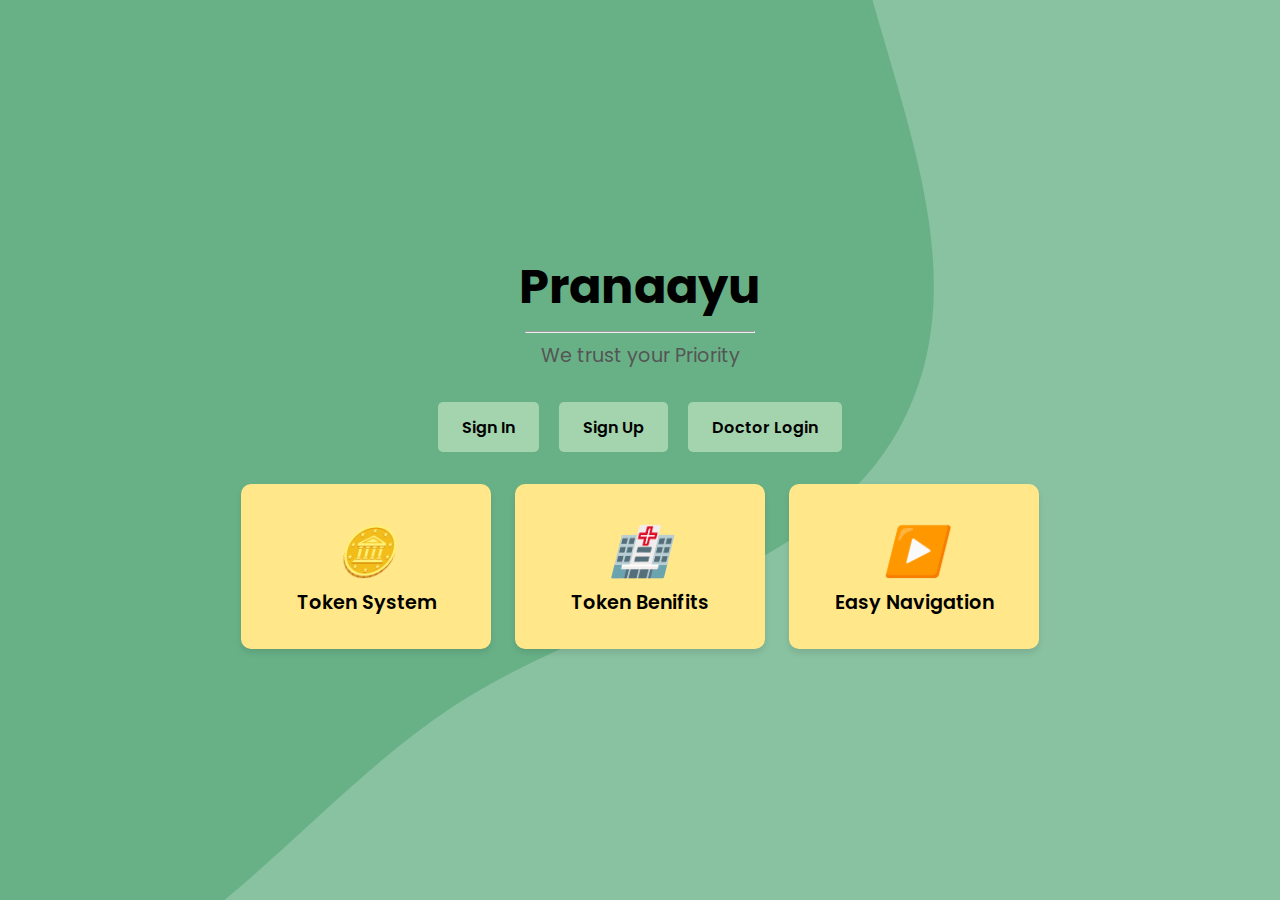
<file: index.html>
<!DOCTYPE html>
<html lang="en">
<head>
  <meta charset="UTF-8">
  <meta name="viewport" content="width=device-width, initial-scale=1.0">
  <title>Pranaayu</title>
  <link rel="stylesheet" href="assets/styles/styles.css">
  <script src="assets/script/script.js" ></script>
  <link href="https://fonts.googleapis.com/css2?family=Poppins:wght@400;600;700&display=swap" rel="stylesheet">
</head>
<body>
  <div class="container">
    <h1>Pranaayu</h1>
    <hr class="divider" />
    <p class="subtitle">We trust your Priority</p>
    <div class="buttons">
      <button class="btn" onClick="window.open('login.html')">Sign In</button>
      <button class="btn" onClick="window.open('signup.html')">Sign Up</button>
      <button class="btn" onClick="window.open('doctorlogin.html')">Doctor Login</button>
    </div>
    <div class="features">
      <div class="feature-card">
        <i class="icon">🪙</i>
        <h2>Token System</h2>
      </div>
      <div class="feature-card">
        <i class="icon">🏥</i>
        <h2>Token Benifits</h2>
      </div>
      <div class="feature-card">
        <i class="icon">▶️</i>
        <h2>Easy Navigation</h2>
      </div>
    </div>
  </div>
  
</body>
</html>
</file>
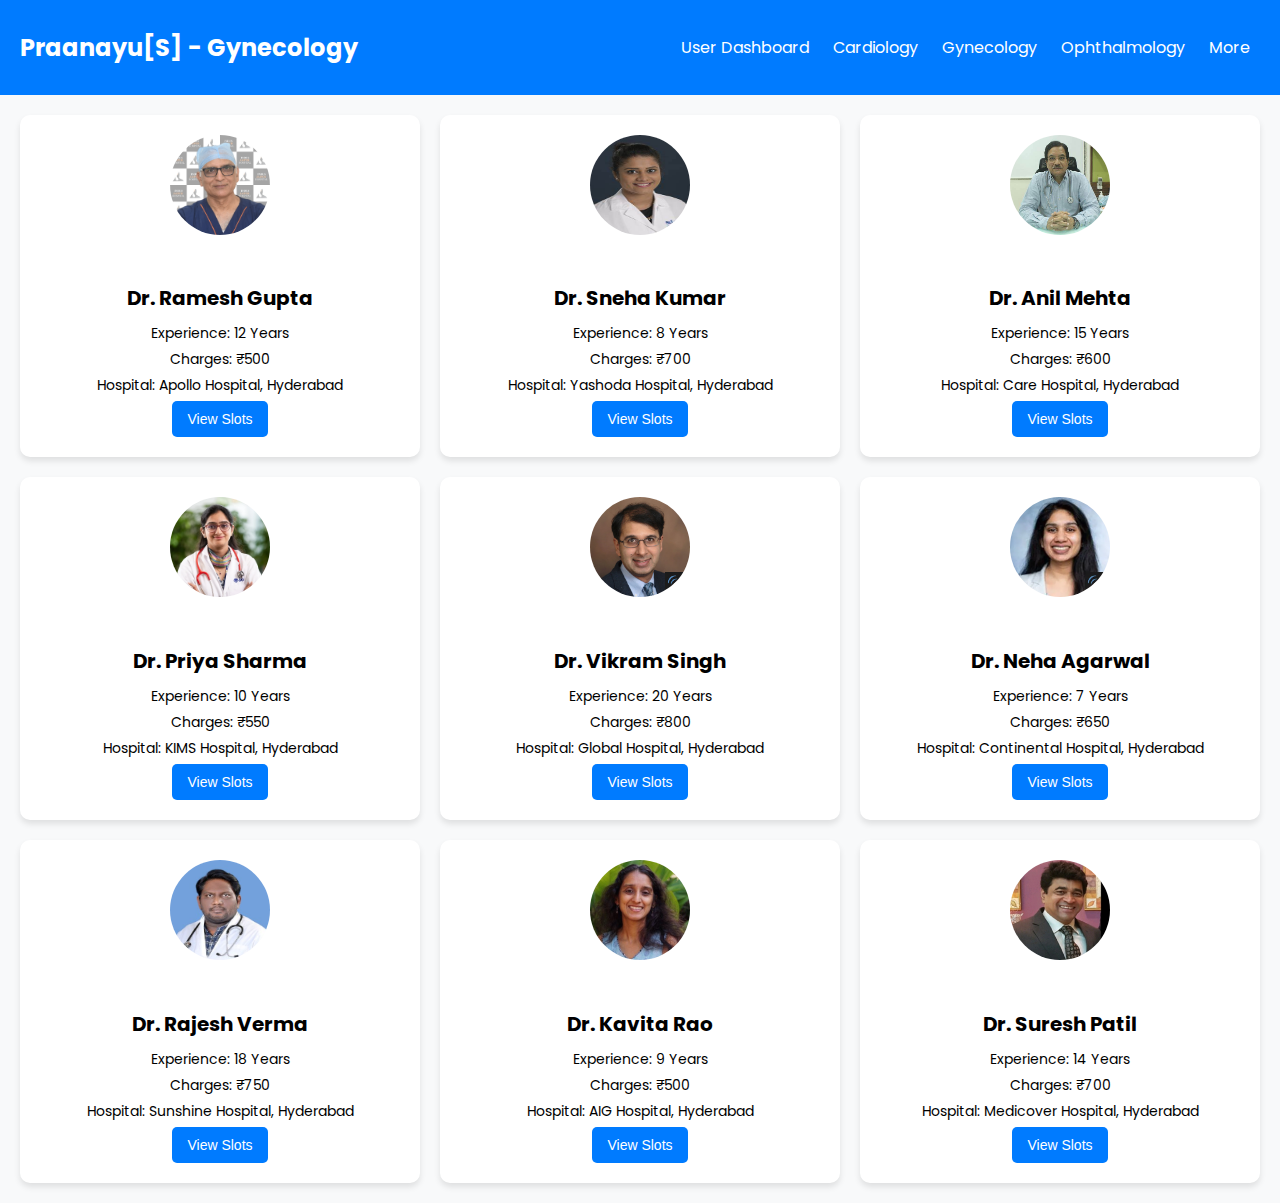
<file: cardiology.html>
<!DOCTYPE html>
<html lang="en">
<head>
    <meta charset="UTF-8">
    <meta name="viewport" content="width=device-width, initial-scale=1.0">
    <link href="https://fonts.googleapis.com/css2?family=Poppins:wght@400;600;700&display=swap" rel="stylesheet">
    <link rel="stylesheet" href="assets/styles/specialisations.css">
    <title>Cardiology</title>
</head>
<body>
    <div class="navbar">
        <h2>Praanayu[S] - Gynecology</h2>
        <div>
            <a href="userdashboard.html">User Dashboard</a>
            <a href="cardiology.html">Cardiology</a>
            <a href="gynecology.html">Gynecology</a>
            <a href="ophthalmology.html">Ophthalmology</a>
            <a href="benifits.html">More</a>
        </div>
    </div>
    <div class="container">
        <!-- Replace with dynamically generated cards -->
        <div class="card">
            <img src="assets/images/doc1.jpg" alt="Doctor Image">
            <h4>Dr. Ramesh Gupta</h4>
            <p>Experience: 12 Years</p>
            <p>Charges: ₹500</p>
            <p>Hospital: Apollo Hospital, Hyderabad</p>
            <button onclick="redirectToSlot('Dr. Ramesh Gupta')">View Slots</button>
        </div>
        <div class="card">
            <img src="assets/images/doc2.jpg" alt="Doctor Image">
            <h4>Dr. Sneha Kumar</h4>
            <p>Experience: 8 Years</p>
            <p>Charges: ₹700</p>
            <p>Hospital: Yashoda Hospital, Hyderabad</p>
            <button onclick="redirectToSlot('Dr. Sneha Kumar')">View Slots</button>
        </div>
        <div class="card">
            <img src="assets/images/doc3.jpg" alt="Doctor Image">
            <h4>Dr. Anil Mehta</h4>
            <p>Experience: 15 Years</p>
            <p>Charges: ₹600</p>
            <p>Hospital: Care Hospital, Hyderabad</p>
            <button onclick="redirectToSlot('Dr. Anil Mehta')">View Slots</button>
        </div>
        <div class="card">
            <img src="assets/images/doc4.webp" alt="Doctor Image">
            <h4>Dr. Priya Sharma</h4>
            <p>Experience: 10 Years</p>
            <p>Charges: ₹550</p>
            <p>Hospital: KIMS Hospital, Hyderabad</p>
            <button onclick="redirectToSlot('Dr. Priya Sharma')">View Slots</button>
        </div>
        <div class="card">
            <img src="assets/images/doc5.jpg" alt="Doctor Image">
            <h4>Dr. Vikram Singh</h4>
            <p>Experience: 20 Years</p>
            <p>Charges: ₹800</p>
            <p>Hospital: Global Hospital, Hyderabad</p>
            <button onclick="redirectToSlot('Dr. Vikram Singh')">View Slots</button>
        </div>
        <div class="card">
            <img src="assets/images/doc6.jpg" alt="Doctor Image">
            <h4>Dr. Neha Agarwal</h4>
            <p>Experience: 7 Years</p>
            <p>Charges: ₹650</p>
            <p>Hospital: Continental Hospital, Hyderabad</p>
            <button onclick="redirectToSlot('Dr. Neha Agarwal')">View Slots</button>
        </div>
        <div class="card">
            <img src="assets/images/doc8.jpg" alt="Doctor Image">
            <h4>Dr. Rajesh Verma</h4>
            <p>Experience: 18 Years</p>
            <p>Charges: ₹750</p>
            <p>Hospital: Sunshine Hospital, Hyderabad</p>
            <button onclick="redirectToSlot('Dr. Rajesh Verma')">View Slots</button>
        </div>
        <div class="card">
            <img src="assets/images/doc7.jpg" alt="Doctor Image">
            <h4>Dr. Kavita Rao</h4>
            <p>Experience: 9 Years</p>
            <p>Charges: ₹500</p>
            <p>Hospital: AIG Hospital, Hyderabad</p>
            <button onclick="redirectToSlot('Dr. Kavita Rao')">View Slots</button>
        </div>
        <div class="card">
            <img src="assets/images/doc9.jpg" alt="Doctor Image">
            <h4>Dr. Suresh Patil</h4>
            <p>Experience: 14 Years</p>
            <p>Charges: ₹700</p>
            <p>Hospital: Medicover Hospital, Hyderabad</p>
            <button onclick="redirectToSlot('Dr. Suresh Patil')">View Slots</button>
        </div>
        <!-- <div class="card">
            <img src="images/doctor10.jpg" alt="Doctor Image">
            <h4>Dr. Anjali Desai</h4>
            <p>Experience: 11 Years</p>
            <p>Charges: ₹600</p>
            <p>Hospital: Rainbow Hospital, Hyderabad</p>
            <button onclick="redirectToSlot('Dr. Anjali Desai')">View Slots</button>
        </div>
        <div class="card">
            <img src="images/doctor11.jpg" alt="Doctor Image">
            <h4>Dr. Manish Kapoor</h4>
            <p>Experience: 16 Years</p>
            <p>Charges: ₹800</p>
            <p>Hospital: Star Hospital, Hyderabad</p>
            <button onclick="redirectToSlot('Dr. Manish Kapoor')">View Slots</button>
        </div>
        <div class="card">
            <img src="images/doctor12.jpg" alt="Doctor Image">
            <h4>Dr. Pooja Nair</h4>
            <p>Experience: 5 Years</p>
            <p>Charges: ₹550</p>
            <p>Hospital: Apollo Hospital, Hyderabad</p>
            <button onclick="redirectToSlot('Dr. Pooja Nair')">View Slots</button>
        </div> -->
    </div>

    <script>
        function redirectToSlot(doctorName) {
            localStorage.setItem('selectedDoctor', doctorName);
            window.location.href = "slot_timings.html";
        }
    </script>
</body>
</html>
</file>
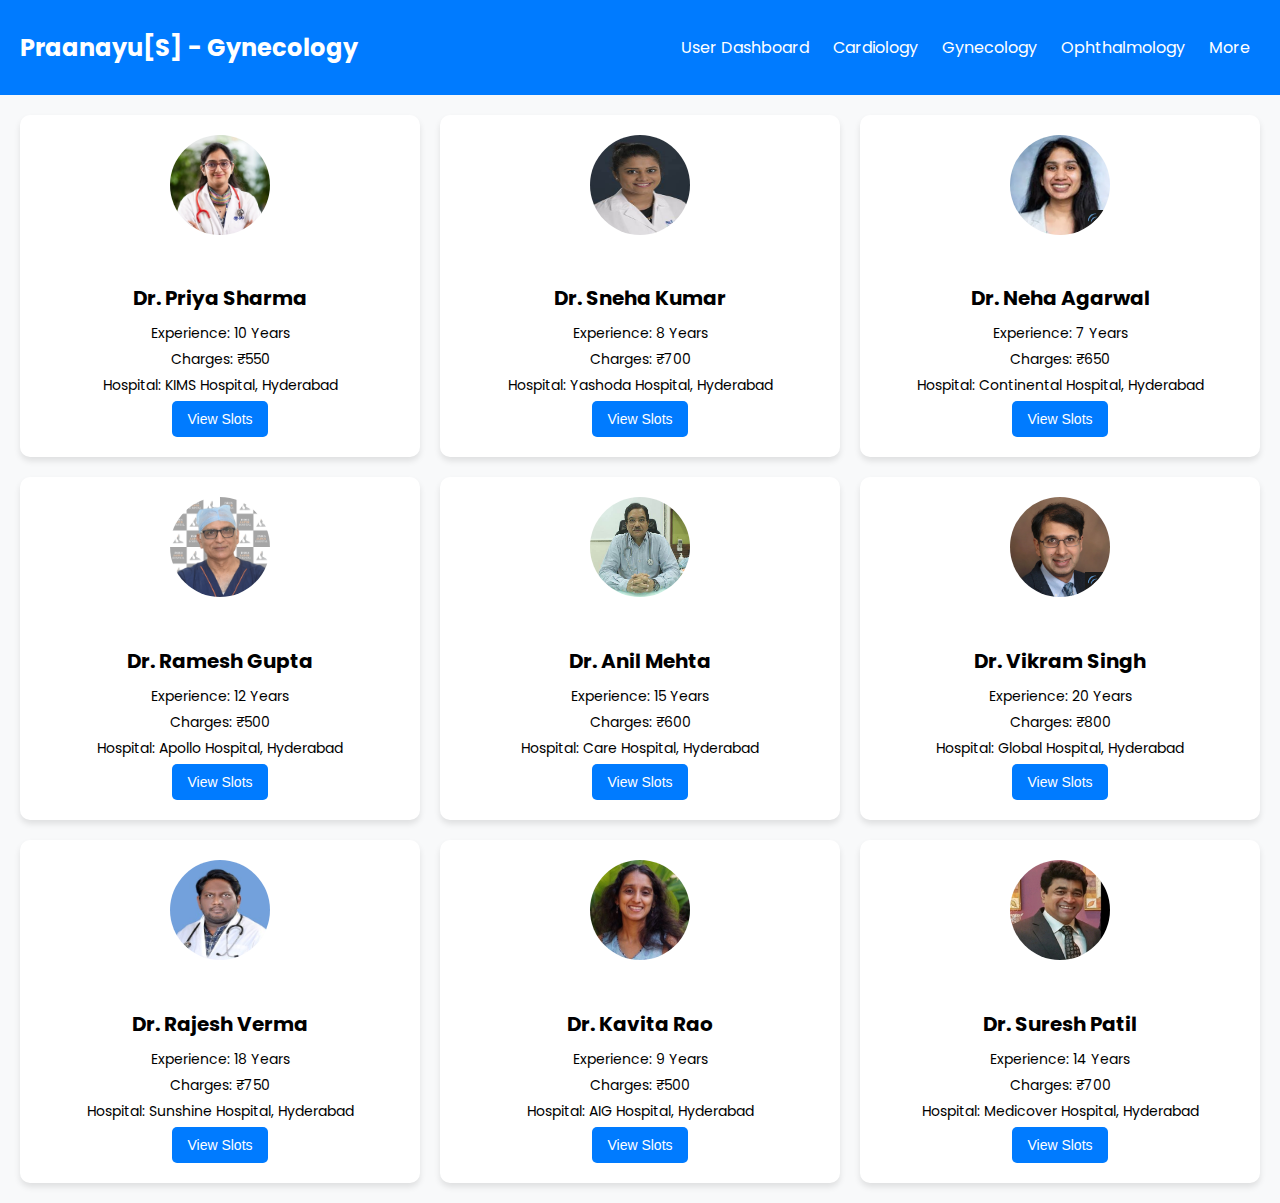
<file: gynecology.html>
<!DOCTYPE html>
<html lang="en">
<head>
    <meta charset="UTF-8">
    <meta name="viewport" content="width=device-width, initial-scale=1.0">
    <link href="https://fonts.googleapis.com/css2?family=Poppins:wght@400;600;700&display=swap" rel="stylesheet">
    <link rel="stylesheet" href="assets/styles/specialisations.css">
    <title>Gynecology</title>
</head>
<body>
    <div class="navbar">
        <h2>Praanayu[S] - Gynecology</h2>
        <div>
            <a href="userdashboard.html">User Dashboard</a>
            <a href="cardiology.html">Cardiology</a>
            <a href="gynecology.html">Gynecology</a>
            <a href="ophthalmology.html">Ophthalmology</a>
            <a href="benifits.html">More</a>
        </div>
    </div>
    <div class="container">
        <!-- Replace with dynamically generated cards -->
        <div class="card">
            <img src="assets/images/doc4.webp" alt="Doctor Image">
            <h4>Dr. Priya Sharma</h4>
            <p>Experience: 10 Years</p>
            <p>Charges: ₹550</p>
            <p>Hospital: KIMS Hospital, Hyderabad</p>
            <button onclick="redirectToSlot('Dr. Priya Sharma')">View Slots</button>
        </div>
        <div class="card">
            <img src="assets/images/doc2.jpg" alt="Doctor Image">
            <h4>Dr. Sneha Kumar</h4>
            <p>Experience: 8 Years</p>
            <p>Charges: ₹700</p>
            <p>Hospital: Yashoda Hospital, Hyderabad</p>
            <button onclick="redirectToSlot('Dr. Sneha Kumar')">View Slots</button>
        </div>
        <div class="card">
            <img src="assets/images/doc6.jpg" alt="Doctor Image">
            <h4>Dr. Neha Agarwal</h4>
            <p>Experience: 7 Years</p>
            <p>Charges: ₹650</p>
            <p>Hospital: Continental Hospital, Hyderabad</p>
            <button onclick="redirectToSlot('Dr. Neha Agarwal')">View Slots</button>
        </div>
        <div class="card">
            <img src="assets/images/doc1.jpg" alt="Doctor Image">
            <h4>Dr. Ramesh Gupta</h4>
            <p>Experience: 12 Years</p>
            <p>Charges: ₹500</p>
            <p>Hospital: Apollo Hospital, Hyderabad</p>
            <button onclick="redirectToSlot('Dr. Ramesh Gupta')">View Slots</button>
        </div>
        <div class="card">
            <img src="assets/images/doc3.jpg" alt="Doctor Image">
            <h4>Dr. Anil Mehta</h4>
            <p>Experience: 15 Years</p>
            <p>Charges: ₹600</p>
            <p>Hospital: Care Hospital, Hyderabad</p>
            <button onclick="redirectToSlot('Dr. Anil Mehta')">View Slots</button>
        </div>
        <div class="card">
            <img src="assets/images/doc5.jpg" alt="Doctor Image">
            <h4>Dr. Vikram Singh</h4>
            <p>Experience: 20 Years</p>
            <p>Charges: ₹800</p>
            <p>Hospital: Global Hospital, Hyderabad</p>
            <button onclick="redirectToSlot('Dr. Vikram Singh')">View Slots</button>
        </div>
        <div class="card">
            <img src="assets/images/doc8.jpg" alt="Doctor Image">
            <h4>Dr. Rajesh Verma</h4>
            <p>Experience: 18 Years</p>
            <p>Charges: ₹750</p>
            <p>Hospital: Sunshine Hospital, Hyderabad</p>
            <button onclick="redirectToSlot('Dr. Rajesh Verma')">View Slots</button>
        </div>
        <div class="card">
            <img src="assets/images/doc7.jpg" alt="Doctor Image">
            <h4>Dr. Kavita Rao</h4>
            <p>Experience: 9 Years</p>
            <p>Charges: ₹500</p>
            <p>Hospital: AIG Hospital, Hyderabad</p>
            <button onclick="redirectToSlot('Dr. Kavita Rao')">View Slots</button>
        </div>
        <div class="card">
            <img src="assets/images/doc9.jpg" alt="Doctor Image">
            <h4>Dr. Suresh Patil</h4>
            <p>Experience: 14 Years</p>
            <p>Charges: ₹700</p>
            <p>Hospital: Medicover Hospital, Hyderabad</p>
            <button onclick="redirectToSlot('Dr. Suresh Patil')">View Slots</button>
        </div>
        <!-- <div class="card">
            <img src="images/doctor10.jpg" alt="Doctor Image">
            <h4>Dr. Anjali Desai</h4>
            <p>Experience: 11 Years</p>
            <p>Charges: ₹600</p>
            <p>Hospital: Rainbow Hospital, Hyderabad</p>
            <button onclick="redirectToSlot('Dr. Anjali Desai')">View Slots</button>
        </div>
        <div class="card">
            <img src="images/doctor11.jpg" alt="Doctor Image">
            <h4>Dr. Manish Kapoor</h4>
            <p>Experience: 16 Years</p>
            <p>Charges: ₹800</p>
            <p>Hospital: Star Hospital, Hyderabad</p>
            <button onclick="redirectToSlot('Dr. Manish Kapoor')">View Slots</button>
        </div>
        <div class="card">
            <img src="images/doctor12.jpg" alt="Doctor Image">
            <h4>Dr. Pooja Nair</h4>
            <p>Experience: 5 Years</p>
            <p>Charges: ₹550</p>
            <p>Hospital: Apollo Hospital, Hyderabad</p>
            <button onclick="redirectToSlot('Dr. Pooja Nair')">View Slots</button>
        </div> -->
    </div>

    <script>
        function redirectToSlot(doctorName) {
            localStorage.setItem('selectedDoctor', doctorName);
            window.location.href = "slot_timings.html";
        }
    </script>
</body>
</html>
</file>
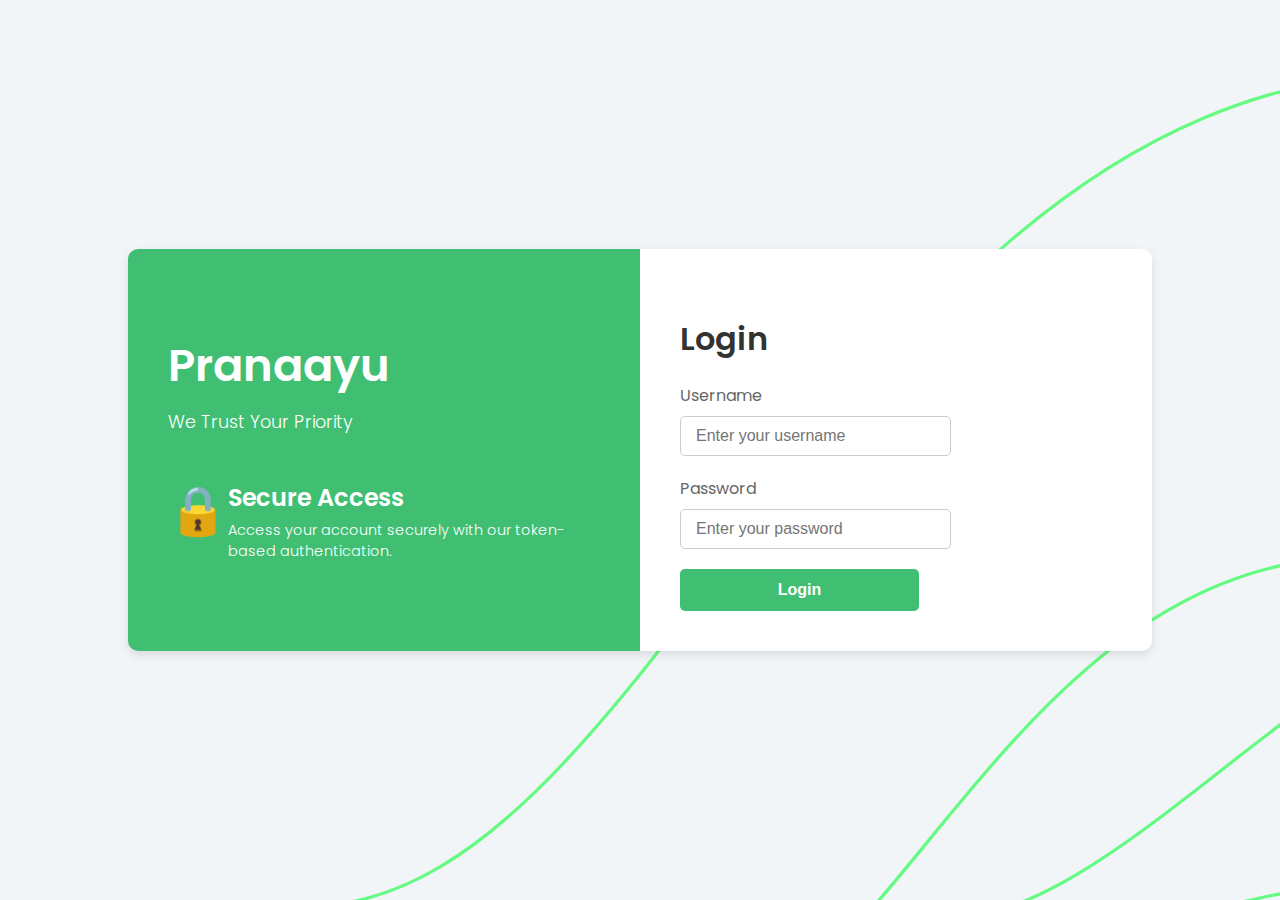
<file: login.html>
<!DOCTYPE html>
<html lang="en">
<head>
    <meta charset="UTF-8">
    <meta name="viewport" content="width=device-width, initial-scale=1.0">
    <title>Pranaayu - Login</title>
    <link href="https://fonts.googleapis.com/css2?family=Poppins:wght@300;400;600&display=swap" rel="stylesheet">
    <link rel="stylesheet" href="assets/styles/login.css">
    <script>
        // Function to check if all fields are filled
        function checkFields() {
            const username = document.getElementById("username").value;
            const password = document.getElementById("password").value;
            const loginButton = document.getElementById("loginBtn");
            // Enable the button if both fields are filled
            if (username && password) {
                loginButton.disabled = false;
            } else {
                loginButton.disabled = true;
            }
        }
    </script>
</head>
<body>
    <div class="container">
        <div class="left">
            <h1>Pranaayu</h1>
            <p>We Trust Your Priority</p>
            <div class="feature">
                <div class="icon">
                    <p style="font-size: 48px;">🔒</p>
                </div>
                <div class="text">
                    <h2>Secure Access</h2>
                    <p>Access your account securely with our token-based authentication.</p>
                </div>
            </div>
        </div>
        <div class="right">
            <form action="#" method="post">
                <h2>Login</h2>
                <div class="input-group">
                    <label for="username">Username</label>
                    <input type="text" id="username" name="username" placeholder="Enter your username" required oninput="checkFields()">
                </div>
                <div class="input-group">
                    <label for="password">Password</label>
                    <input type="password" id="password" name="password" placeholder="Enter your password" required oninput="checkFields()">
                </div>
                <button type="button" class="btn" id="loginBtn" onclick="window.open('userdashboard.html')" disabled>Login</button>
            </form>
        </div>
    </div>
</body>
</html>
</file>
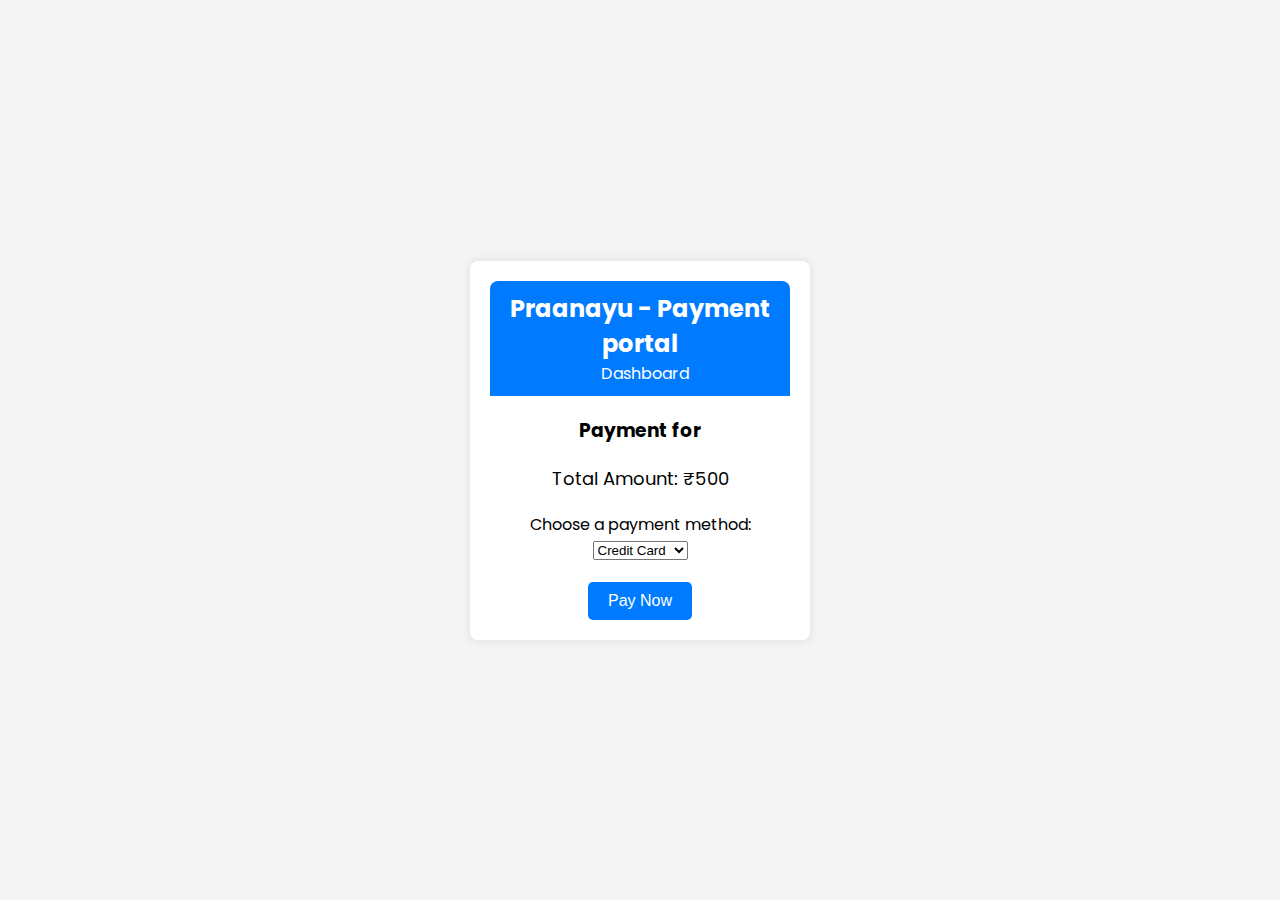
<file: payment.html>
<!DOCTYPE html>
<html lang="en">
<head>
    <meta charset="UTF-8">
    <meta name="viewport" content="width=device-width, initial-scale=1.0">
    <title>Payment</title>
    <link href="https://fonts.googleapis.com/css2?family=Poppins:wght@400;600&display=swap" rel="stylesheet">
    <style>
        body {
            font-family: 'Poppins', sans-serif;
            display: flex;
            justify-content: center;
            align-items: center;
            height: 100vh;
            margin: 0;
            background-color: #f4f4f4;
        }
        .container {
            background: #fff;
            padding: 20px;
            border-radius: 8px;
            box-shadow: 0 0 10px rgba(0, 0, 0, 0.1);
            text-align: center;
            width: 300px;
        }
        .navbar {
            background-color: #007bff;
            color: white;
            padding: 10px;
            text-align: center;
            border-radius: 8px 8px 0 0;
        }
        .navbar h2 {
            margin: 0;
        }
        .navbar a {
            color: white;
            text-decoration: none;
            margin-left: 10px;
        }
        h3 {
            margin: 20px 0;
        }
        p {
            font-size: 18px;
            margin: 10px 0;
        }
        button {
            background-color: #007bff;
            color: white;
            border: none;
            padding: 10px 20px;
            border-radius: 5px;
            cursor: pointer;
            font-size: 16px;
        }
        button:hover {
            background-color: #0056b3;
        }
        .payment-method {
            margin: 20px 0;
        }
    </style>
</head>
<body>
    <div class="container">
        <div class="navbar">
            <h2>Praanayu - Payment portal</h2>
            <a href="userdashboard.html">Dashboard</a>
        </div>
        <h3>Payment for <span id="doctorName"></span></h3>
        <p>Total Amount: ₹<span id="amount"></span></p>
        <div class="payment-method">
            <label for="paymentMethod">Choose a payment method:</label>
            <select id="paymentMethod">
                <option value="creditCard">Credit Card</option>
                <option value="debitCard">Debit Card</option>
                <option value="netBanking">Net Banking</option>
                <option value="upi">UPI</option>
            </select>
        </div>
        <button onclick="generateToken()">Pay Now</button>
    </div>

    <script>
        document.getElementById('doctorName').textContent = localStorage.getItem('selectedDoctor');
        document.getElementById('amount').textContent = "500"; // Fetch dynamically
        function generateToken() {
            window.location.href = "token.html";
        }
    </script>
</body>
</html>
</file>
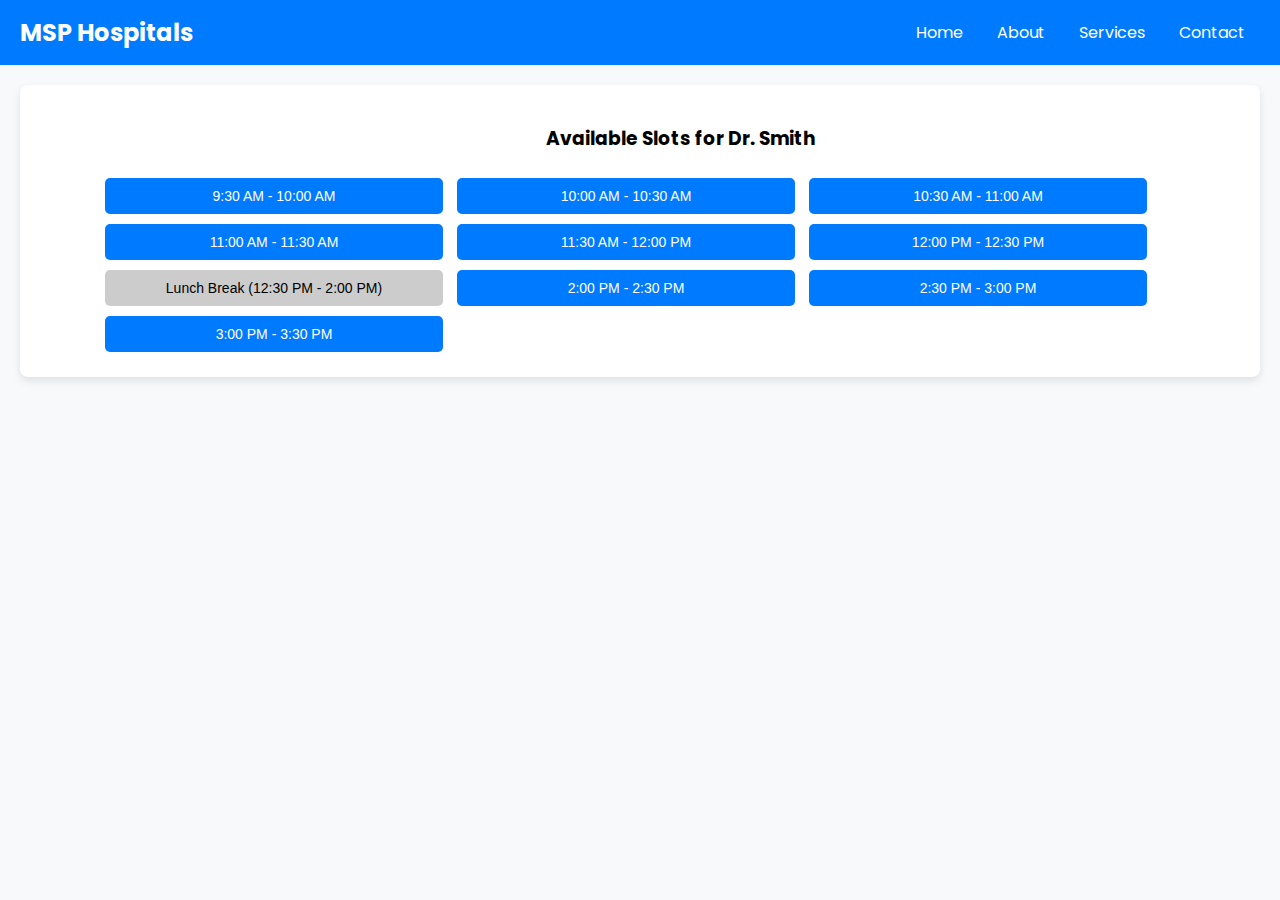
<file: slot_timings.html>
<!DOCTYPE html>
<html lang="en">
<head>
    <meta charset="UTF-8">
    <meta name="viewport" content="width=device-width, initial-scale=1.0">
    <link href="https://fonts.googleapis.com/css2?family=Poppins:wght@400;600;700&display=swap" rel="stylesheet">
    <title>MSP Hospitals - Slots</title>
    <style>
        body {
            font-family: 'Poppins', sans-serif;
            margin: 0;
            padding: 0;
            background-color: #f8f9fa;
        }

        /* Navbar styling */
        .navbar {
            background-color: #007bff;
            color: white;
            padding: 15px 20px;
            display: flex;
            justify-content: space-between;
            align-items: center;
        }
        .navbar h2 {
            margin: 0;
            font-size: 24px;
        }
        .navbar a {
            color: white;
            text-decoration: none;
            font-size: 16px;
            margin: 0 15px;
        }
        .navbar a:hover {
            text-decoration: underline;
        }

        /* Layout styling */
        .main-container {
            display: flex;
            margin: 20px;
            gap: 20px;
        }

        /* Slots section styling */
        .slots-container {
            flex: 1;
            background: white;
            box-shadow: 0 4px 8px rgba(0, 0, 0, 0.1);
            border-radius: 8px;
            padding: 20px;
            align-content: center;
            padding-right: 0px;
            padding-left: 80px;
        }
        .slots-container h3 {
            margin-bottom: 20px;
            text-align: center;
        }
        .slot-button {
            display: inline-block;
            width: calc(30% - 10px);
            margin: 5px;
            padding: 10px;
            background-color: #007bff;
            color: white;
            border: none;
            border-radius: 5px;
            text-align: center;
            cursor: pointer;
            font-size: 14px;
        }
        .slot-button:hover {
            background-color: #0056b3;
        }
        .slot-button.disabled {
            background-color: #cccccc;
            color: black;
            cursor: not-allowed;
        }
    </style>
</head>
<body>
    <!-- Navbar -->
    <div class="navbar">
        <h2>MSP Hospitals</h2>
        <div>
            <a href="userdashboard.html">Home</a>
            <a href="#">About</a>
            <a href="benifits.html">Services</a>
            <a href="#">Contact</a>
        </div>
    </div>

    <!-- Main content -->
    <div class="main-container">
        <!-- Slots Section -->
        <div class="slots-container">
            <h3>Available Slots for <span id="doctorName"></span></h3>
            <button onclick="redirectToPayment('9:30 AM - 10:00 AM')" class="slot-button">9:30 AM - 10:00 AM</button>
            <button onclick="redirectToPayment('10:00 AM - 10:30 AM')" class="slot-button">10:00 AM - 10:30 AM</button>
            <button onclick="redirectToPayment('10:30 AM - 11:00 AM')" class="slot-button">10:30 AM - 11:00 AM</button>
            <button onclick="redirectToPayment('11:00 AM - 11:30 AM')" class="slot-button">11:00 AM - 11:30 AM</button>
            <button onclick="redirectToPayment('11:30 AM - 12:00 PM')" class="slot-button">11:30 AM - 12:00 PM</button>
            <button onclick="redirectToPayment('12:00 PM - 12:30 PM')" class="slot-button">12:00 PM - 12:30 PM</button>
            <button class="slot-button disabled">Lunch Break (12:30 PM - 2:00 PM)</button>
            <button onclick="redirectToPayment('2:00 PM - 2:30 PM')" class="slot-button">2:00 PM - 2:30 PM</button>
            <button onclick="redirectToPayment('2:30 PM - 3:00 PM')" class="slot-button">2:30 PM - 3:00 PM</button>
            <button onclick="redirectToPayment('3:00 PM - 3:30 PM')" class="slot-button">3:00 PM - 3:30 PM</button>
        </div>
    </div>

    <script>
        document.getElementById('doctorName').textContent = localStorage.getItem('selectedDoctor') || "Dr. Smith";
        function redirectToPayment(slot) {
            localStorage.setItem('selectedSlot', slot);
            window.location.href = "payment.html";
        }
    </script>
</body>
</html>
</file>
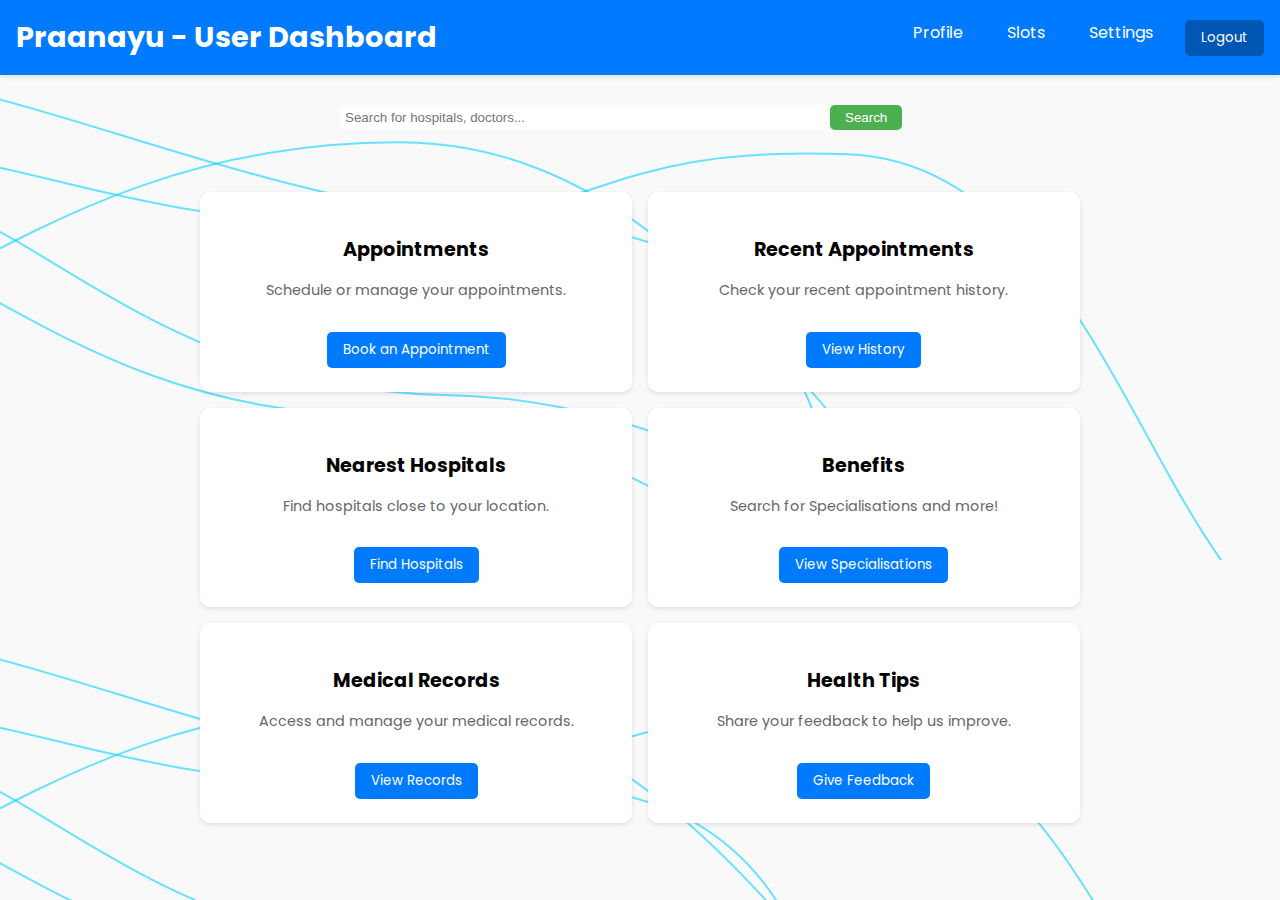
<file: userdashboard.html>
<!DOCTYPE html>
<html lang="en">
<head>
    <meta charset="UTF-8">
    <meta name="viewport" content="width=device-width, initial-scale=1.0">
    <title>User Dashboard</title>
    <link rel="stylesheet" href="assets/styles/userdashboard.css">
    <link href="https://fonts.googleapis.com/css2?family=Poppins:wght@400;600;700&display=swap" rel="stylesheet">
    <style>
        /* Modal styling */
        .modal {
            display: none;
            position: fixed;
            top: 0;
            left: 0;
            width: 100%;
            height: 100%;
            background: rgba(0, 0, 0, 0.5);
            justify-content: center;
            align-items: center;
        }
        .modal-content {
            background: #fff;
            padding: 20px;
            border-radius: 8px;
            text-align: center;
            width: 300px;
            box-shadow: 0 4px 8px rgba(0, 0, 0, 0.2);
        }
        .modal-content button {
            margin: 10px;
            padding: 10px 20px;
            border: none;
            border-radius: 4px;
            cursor: pointer;
        }
        .logout-confirm {
            background: #e74c3c;
            color: #fff;
        }
        .cancel {
            background: #3498db;
            color: #fff;
        }
        /* Results styling */
        #results {
            margin-top: 20px;
        }
    </style>
</head>
<body>

    <!-- Navbar -->
    <div class="navbar">
        <div class="logo">Praanayu - User Dashboard</div>
        <nav>
            <ul>
                <li><a href="userprofile.html">Profile</a></li>
                <li><a href="#slots">Slots</a></li>
                <li><a href="#settings">Settings</a></li>
                <li><button id="logout-btn" style="cursor: pointer;">Logout</button></li>
            </ul>
        </nav>
    </div>

    <!-- Logout Confirmation Modal -->
    <div class="modal" id="logout-modal">
        <div class="modal-content">
            <h3>Confirm Logout</h3>
            <p>Are you sure you want to log out?</p>
            <button class="logout-confirm" id="confirm-logout">Logout</button>
            <button class="cancel" id="cancel-logout">Cancel</button>
        </div>
    </div>

    <!-- Centered Search Bar -->
    <div class="search-bar-container">
        <div class="search-bar">
            <input type="text" placeholder="Search for hospitals, doctors...">
            <button>Search</button>
        </div>
    </div>

    <!-- Main Content -->
    <div class="container">
        <div class="card">
            <h3>Appointments</h3>
            <p>Schedule or manage your appointments.</p>
            <button onclick="window.location.href='bookappointments.html'">Book an Appointment</button>
        </div>

        <div class="card">
            <h3>Recent Appointments</h3>
            <p>Check your recent appointment history.</p>
            <button>View History</button>
        </div>

        <div class="card">
            <h3>Nearest Hospitals</h3>
            <p>Find hospitals close to your location.</p>
            <button id="findHospitals" onclick="window.location.href='hospitalresults.html'">Find Hospitals</button>
        </div>

        <div class="card">
            <h3>Benefits</h3>
            <p>Search for Specialisations and more!</p>
            <button onclick="window.open('benifits.html')">View Specialisations</button>
        </div>

        <div class="card">
            <h3>Medical Records</h3>
            <p>Access and manage your medical records.</p>
            <button>View Records</button>
        </div>

        <div class="card">
            <h3>Health Tips</h3>
            <p>Share your feedback to help us improve.</p>
            <button>Give Feedback</button>
        </div>
    </div>

    <script>
        // Get modal and buttons
        const logoutBtn = document.getElementById('logout-btn');
        const logoutModal = document.getElementById('logout-modal');
        const confirmLogout = document.getElementById('confirm-logout');
        const cancelLogout = document.getElementById('cancel-logout');

        // Show modal on logout button click
        logoutBtn.addEventListener('click', (e) => {
            e.preventDefault(); // Prevent default link behavior
            logoutModal.style.display = 'flex';
        });

        // Confirm logout action
        confirmLogout.addEventListener('click', () => {
            // Redirect to login page or perform logout logic
            window.location.href = 'login.html'; // Example redirection
        });

        // Cancel logout action
        cancelLogout.addEventListener('click', () => {
            logoutModal.style.display = 'none';
        });

        // Close modal if clicked outside of it
        window.addEventListener('click', (e) => {
            if (e.target === logoutModal) {
                logoutModal.style.display = 'none';
            }
        });
    </script>

</body>
</html>
</file>
<file: assets/styles/specialisations.css>
body {
    font-family: 'Poppins', sans-serif;
    margin: 0;
    background-color: #f8f9fa;
}

.navbar {
    background-color: #007bff;
    color: white;
    padding: 10px 20px;
    display: flex;
    justify-content: space-between;
    align-items: center;
}

.navbar a {
    color: white;
    text-decoration: none;
    margin: 0 10px;
}

.navbar a:hover {
    text-decoration: underline;
}

.container {
    display: grid;
    grid-template-columns: repeat(3, 1fr);
    gap: 20px;
    margin: 20px;
}

.card {
    background-color: white;
    border-radius: 10px;
    box-shadow: 0 4px 6px rgba(0, 0, 0, 0.1);
    text-align: center;
    padding: 20px;
    transition: transform 0.3s, box-shadow 0.3s;
}

.card:hover {
    transform: translateY(-5px);
    box-shadow: 0 8px 12px rgba(0, 0, 0, 0.2);
}

.card img {
    width: 100px;
    height: 100px;
    border-radius: 50%;
    margin-bottom: 15px;
}

.card h4 {
    font-size: 20px;
    margin-bottom: 10px;
}

.card p {
    margin: 5px 0;
    font-size: 14px;
}

.card button {
    background-color: #007bff;
    color: white;
    border: none;
    padding: 10px 15px;
    border-radius: 5px;
    cursor: pointer;
    font-size: 14px;
}

.card button:hover {
    background-color: #0056b3;
}
</file>
<file: assets/styles/login.css>
body {
    font-family: 'Poppins', sans-serif;
    margin: 0;
    padding: 0;
    display: flex;
    justify-content: center;
    align-items: center;
    min-height: 100vh;
    background-color: hsl(210, 36%, 96%);
    background-image: url("data:image/svg+xml,%3csvg xmlns='http://www.w3.org/2000/svg' version='1.1' xmlns:xlink='http://www.w3.org/1999/xlink' xmlns:svgjs='http://svgjs.dev/svgjs' width='1440' height='560' preserveAspectRatio='none' viewBox='0 0 1440 560'%3e%3cg mask='url(%26quot%3b%23SvgjsMask1003%26quot%3b)' fill='none'%3e%3cpath d='M579.56 574.88C726.79 568.77 844.67 324.85 1113.22 324.66 1381.77 324.47 1509.64 452.55 1646.88 453.46' stroke='rgba(0%2c 255%2c 46%2c 0.58)' stroke-width='2'%3e%3c/path%3e%3cpath d='M399.68 654.05C560.15 653.49 702.35 535.34 1029.82 531.91 1357.29 528.48 1491.85 300.5 1659.96 296.71' stroke='rgba(0%2c 255%2c 46%2c 0.58)' stroke-width='2'%3e%3c/path%3e%3cpath d='M751.06 628.18C916.89 578.31 966.09 110.5 1206.56 106.33 1447.02 102.16 1536.47 313.97 1662.05 319.13' stroke='rgba(0%2c 255%2c 46%2c 0.58)' stroke-width='2'%3e%3c/path%3e%3cpath d='M429.49 644.75C556.71 629.88 630.05 348.42 845.97 346.36 1061.89 344.3 1054.21 416.36 1262.45 416.36 1470.69 416.36 1573.35 346.6 1678.93 346.36' stroke='rgba(0%2c 255%2c 46%2c 0.58)' stroke-width='2'%3e%3c/path%3e%3cpath d='M209.53 562.74C420.81 534.21 533.8 48.93 886.97 44.77 1240.14 40.61 1392.52 161.93 1564.41 162.37' stroke='rgba(0%2c 255%2c 46%2c 0.58)' stroke-width='2'%3e%3c/path%3e%3c/g%3e%3cdefs%3e%3cmask id='SvgjsMask1003'%3e%3crect width='1440' height='560' fill='white'%3e%3c/rect%3e%3c/mask%3e%3c/defs%3e%3c/svg%3e");
    background-size: cover;
    background-repeat: no-repeat;
}

.container {
    display: flex;
    width: 80%;
    max-width: 1200px;
    background-color: white;
    border-radius: 10px;
    box-shadow: 0 4px 10px hsla(0, 0%, 0%, 0.1);
    overflow: hidden;
}

.left {
    background-color: hsl(144, 50%, 50%);
    color: white;
    padding: 40px;
    flex: 1;
    display: flex;
    flex-direction: column;
    justify-content: center;
    align-items: flex-start;
}

.left h1 {
    font-size: 2.8em;
    margin: 0 0 10px;
    font-weight: 600;
}

.left p {
    font-size: 1.1em;
    margin: 0 0 20px;
    font-weight: 300;
}

.feature {
    display: flex;
    align-items: center;
    margin-top: 20px;
}

.icon img {
    width: 50px;
    height: 50px;
    margin-right: 15px;
}

.text h2 {
    font-size: 1.5em;
    margin: 0;
    font-weight: 600;
}

.text p {
    font-size: 0.9em;
    margin: 5px 0 0;
    font-weight: 300;
}

.right {
    padding: 40px;
    flex: 1;
    display: flex;
    flex-direction: column;
    justify-content: center;
    align-items: flex-start;
}

form h2 {
    font-size: 2em;
    margin-bottom: 20px;
    font-weight: 600;
    color: hsl(0, 0%, 20%);
}

.input-group {
    margin-bottom: 20px;
    width: 100%;
}

label {
    font-size: 1em;
    color: hsl(0, 0%, 40%);
    margin-bottom: 8px;
    display: block;
    font-weight: 400;
}

input {
    width: 100%;
    padding: 10px 15px;
    border: 1px solid hsl(0, 0%, 80%);
    border-radius: 5px;
    font-size: 1em;
    outline: none;
    transition: border 0.3s ease, box-shadow 0.3s ease;
}

input:focus {
    border-color: hsl(144, 50%, 50%);
    box-shadow: 0 0 5px hsla(144, 50%, 50%, 0.5);
}

button {
    width: 100%;
    padding: 12px 20px;
    background-color: hsl(144, 50%, 50%);
    color: white;
    border: none;
    border-radius: 5px;
    font-size: 1em;
    font-weight: 600;
    cursor: pointer;
    transition: background-color 0.3s ease, transform 0.3s ease;
}

button:hover {
    background-color: hsl(144, 50%, 40%);
    transform: translateY(-3px);
}

button:active {
    transform: translateY(0);
}

.right form h2:hover {
    color: hsl(144, 50%, 50%);
    transition: color 0.3s ease;
}
</file>
<file: assets/styles/userdashboard.css>
body {
    font-family: 'Poppins', sans-serif;
    margin: 0;
    padding: 0;
    background-color: #f9f9f9;
    background-image: url("data:image/svg+xml,%3csvg xmlns='http://www.w3.org/2000/svg' version='1.1' xmlns:xlink='http://www.w3.org/1999/xlink' xmlns:svgjs='http://svgjs.dev/svgjs' width='1440' height='560' preserveAspectRatio='none' viewBox='0 0 1440 560'%3e%3cg mask='url(%26quot%3b%23SvgjsMask1002%26quot%3b)' fill='none'%3e%3cpath d='M-132.8 187.73C20.52 190.84 138.4 388.97 444.56 394.93 750.73 400.89 869.09 593.43 1021.93 596.29' stroke='rgba(0%2c 209%2c 255%2c 0.58)' stroke-width='2'%3e%3c/path%3e%3cpath d='M-280.81 360.75C-102.19 358.09 53.61 141.29 399.57 142.35 745.54 143.41 874.38 590.46 1079.96 612.59' stroke='rgba(0%2c 209%2c 255%2c 0.58)' stroke-width='2'%3e%3c/path%3e%3cpath d='M-174.93 70.34C13.53 71.2 254.93 212.89 562.44 227.14 869.94 241.39 802.05 578.79 931.12 611.49' stroke='rgba(0%2c 209%2c 255%2c 0.58)' stroke-width='2'%3e%3c/path%3e%3cpath d='M-189.79 231.04C-41.81 233.39 74.97 410.33 372.62 415.84 670.26 421.35 785.31 618.67 935.02 621.88' stroke='rgba(0%2c 209%2c 255%2c 0.58)' stroke-width='2'%3e%3c/path%3e%3cpath d='M-101.92 154.31C18.04 154.5 135.44 224.31 372.8 224.31 610.16 224.31 588.22 145.12 847.52 154.31 1106.82 163.5 1156.84 602.45 1322.24 643.44' stroke='rgba(0%2c 209%2c 255%2c 0.58)' stroke-width='2'%3e%3c/path%3e%3c/g%3e%3cdefs%3e%3cmask id='SvgjsMask1002'%3e%3crect width='1440' height='560' fill='white'%3e%3c/rect%3e%3c/mask%3e%3c/defs%3e%3c/svg%3e");
}

.navbar {
    display: flex;
    justify-content: space-between;
    align-items: center;
    background-color: #007bff;
    color: #fff;
    padding: 1rem;
    position: sticky;
    top: 0;
    z-index: 1000;
    box-shadow: 0 2px 5px rgba(0, 0, 0, 0.1);
}

.navbar .logo {
    font-size: 1.8rem;
    font-weight: bold;
}

.navbar .search-bar {
    display: flex;
    align-items: center;
}

.navbar input[type="text"] {
    padding: 0.5rem;
    border: none;
    border-radius: 5px;
    width: 300px;
    margin-right: 0.5rem;
    font-family: 'Poppins', sans-serif;
}

.navbar button {
    padding: 0.5rem 1rem;
    background-color: #0056b3;
    border: none;
    border-radius: 5px;
    color: #fff;
    cursor: pointer;
    font-family: 'Poppins', sans-serif;
}

/* Centered Search Bar */
.search-bar-container {
    display: flex;
    justify-content: center;
    margin: 20px 0;
}

.search-bar {
    display: flex;
    align-items: center;
    border-radius: 5px;
    padding: 10px;
    width: 80%;
    max-width: 600px;
    font-size: 24px;
    font-family: 'poppins', sans-serif;
}

.search-bar input {
    width: 80%;
    padding: 5px;
    border: none;
    border-radius: 5px;
}

.search-bar button {
    background-color: #4CAF50;
    color: white;
    border: none;
    border-radius: 5px;
    padding: 5px 15px;
    cursor: pointer;
}

.search-bar button:hover {
    background-color: #45a049;
}

nav ul {
    list-style: none;
    margin: 0;
    padding: 0;
    display: flex;
    gap: 20px;
}

nav ul li {
    display: inline;
}

nav ul li a {
    text-decoration: none;
    color: white;
    font-size: 1rem;
    padding: 8px 12px;
    border-radius: 5px;
    transition: background-color 0.3s;
}

nav ul li a:hover {
    background-color: hsl(197, 87%, 21%);
}

.container {
    display: flex;
    flex-wrap: wrap;
    gap: 1rem;
    padding: 2rem;
    justify-content: center;
    max-width: 1200px;
    margin: 0 auto;
}

.card {
    width: calc(33.33% - 1rem);
    background-color: #fff;
    border-radius: 10px;
    box-shadow: 0 2px 5px rgba(0, 0, 0, 0.1);
    text-align: center;
    padding: 1.5rem;
    transition: transform 0.3s;
}

.card:hover {
    transform: scale(1.05);
}

.card h3 {
    font-size: 1.2rem;
    margin-bottom: 1rem;
}

.card p {
    color: #666;
    font-size: 0.9rem;
}

.card button {
    font-family: 'Poppins', sans-serif;
    margin-top: 1rem;
    padding: 0.5rem 1rem;
    background-color: #007bff;
    border: none;
    border-radius: 5px;
    color: #fff;
    cursor: pointer;
  }
  
  @media (max-width: 768px) {
    .card {
      width: calc(50% - 1rem);
    }
  }
  
  @media (max-width: 480px) {
    .card {
      width: 100%;
    }
  }
</file>
<file: assets/styles/styles.css>
/* Global Reset */
* {
  margin: 0;
  padding: 0;
  box-sizing: border-box;
}

body {
  font-family: 'Poppins', sans-serif;
  background-image: url("data:image/svg+xml,%3csvg xmlns='http://www.w3.org/2000/svg' version='1.1' xmlns:xlink='http://www.w3.org/1999/xlink' xmlns:svgjs='http://svgjs.dev/svgjs' width='1440' height='560' preserveAspectRatio='none' viewBox='0 0 1440 560'%3e%3cg mask='url(%26quot%3b%23SvgjsMask1039%26quot%3b)' fill='none'%3e%3crect width='1440' height='560' x='0' y='0' fill='rgba(137%2c 194%2c 161%2c 1)'%3e%3c/rect%3e%3cpath d='M0%2c627.365C114.895%2c616.458%2c185.817%2c502.601%2c282.343%2c439.335C377.748%2c376.803%2c515.388%2c360.764%2c564.118%2c257.624C612.867%2c154.444%2c542.512%2c37.287%2c525.618%2c-75.572C508.843%2c-187.638%2c524.887%2c-306.781%2c465.213%2c-403.11C400.831%2c-507.04%2c301.193%2c-591.831%2c184.078%2c-626.911C66.698%2c-662.071%2c-59.692%2c-637.212%2c-174.64%2c-594.771C-284.391%2c-554.249%2c-372.547%2c-477.515%2c-452.322%2c-391.939C-534.68%2c-303.592%2c-628.239%2c-212.324%2c-642.919%2c-92.438C-657.516%2c26.778%2c-587.831%2c136.781%2c-529.948%2c242.019C-475.763%2c340.533%2c-409.965%2c430.301%2c-319.031%2c496.422C-224.137%2c565.423%2c-116.804%2c638.453%2c0%2c627.365' fill='%2368b187'%3e%3c/path%3e%3cpath d='M1440 984.5699999999999C1517.237 967.408 1592.47 942.489 1653.282 891.873 1709.6109999999999 844.988 1734.4569999999999 774.855 1769.372 710.419 1807.115 640.764 1869.25 577.874 1866.3229999999999 498.704 1863.321 417.522 1803.839 352.091 1753.759 288.126 1701.34 221.173 1652.927 135.171 1569.368 119.41399999999999 1486.07 103.707 1415.466 177.243 1337.101 209.55700000000002 1268.395 237.88799999999998 1190.225 245.54899999999998 1137.2 297.622 1082.0810000000001 351.752 1056.934 427.20500000000004 1038.965 502.34000000000003 1019.558 583.491 1010.671 666.153 1029.632 747.409 1051.625 841.662 1071.863 954.0129999999999 1155.66 1002.442 1239.583 1050.943 1345.378 1005.595 1440 984.5699999999999' fill='%23aad3bb'%3e%3c/path%3e%3c/g%3e%3cdefs%3e%3cmask id='SvgjsMask1039'%3e%3crect width='1440' height='560' fill='white'%3e%3c/rect%3e%3c/mask%3e%3c/defs%3e%3c/svg%3e");
  background-size: cover;
  background-repeat: no-repeat;
  display: flex;
  flex-direction: column;
  justify-content: center;
  align-items: center;
  min-height: 100vh;
  text-align: center;
}
  
  /* Container Styling */
  .container {
    width: 90%;
    max-width: 1200px;
    text-align: center;
  }
  
  h1 {
    font-size: 3rem;
    font-weight: 700;
    margin-bottom: 0.5rem;
    color: #000;
  }
  
  /* Divider Styling */
  .divider {
    width: 20%;
    margin: 0.5rem auto;
    height: 2px;
    background-color: #000;
  }
  
  .subtitle {
    font-size: 1.2rem;
    font-weight: 400;
    color: #555;
    margin-bottom: 2rem;
  }
  
  /* Buttons */
  .buttons {
    margin-bottom: 2rem;
  }
  
  .btn {
    background-color: #a4d4ae;
    color: #000;
    border: none;
    padding: 0.8rem 1.5rem;
    margin: 0 0.5rem;
    font-size: 1rem;
    font-weight: 600;
    border-radius: 5px;
    cursor: pointer;
    transition: background-color 0.3s ease;
    font-family: "poppins", sans-serif;
  }
  
  .btn:hover {
    background-color: #91c39b;
  }
  
  /* Features Section */
  .features {
    display: flex;
    justify-content: center;
    flex-wrap: wrap;
    gap: 1.5rem;
  }
  
  .feature-card {
    background-color: #ffe78a;
    border-radius: 10px;
    box-shadow: 0 4px 6px rgba(0, 0, 0, 0.1);
    padding: 2rem;
    width: 250px;
    text-align: center;
    transition: transform 0.3s ease;
  }
  
  .feature-card:hover {
    transform: translateY(-5px);
  }
  
  .icon {
    font-size: 3rem;
    color: #000;
    margin-bottom: 1rem;
  }
  
  .feature-card h2 {
    font-size: 1.2rem;
    font-weight: 600;
    color: #000;
  }
</file>
